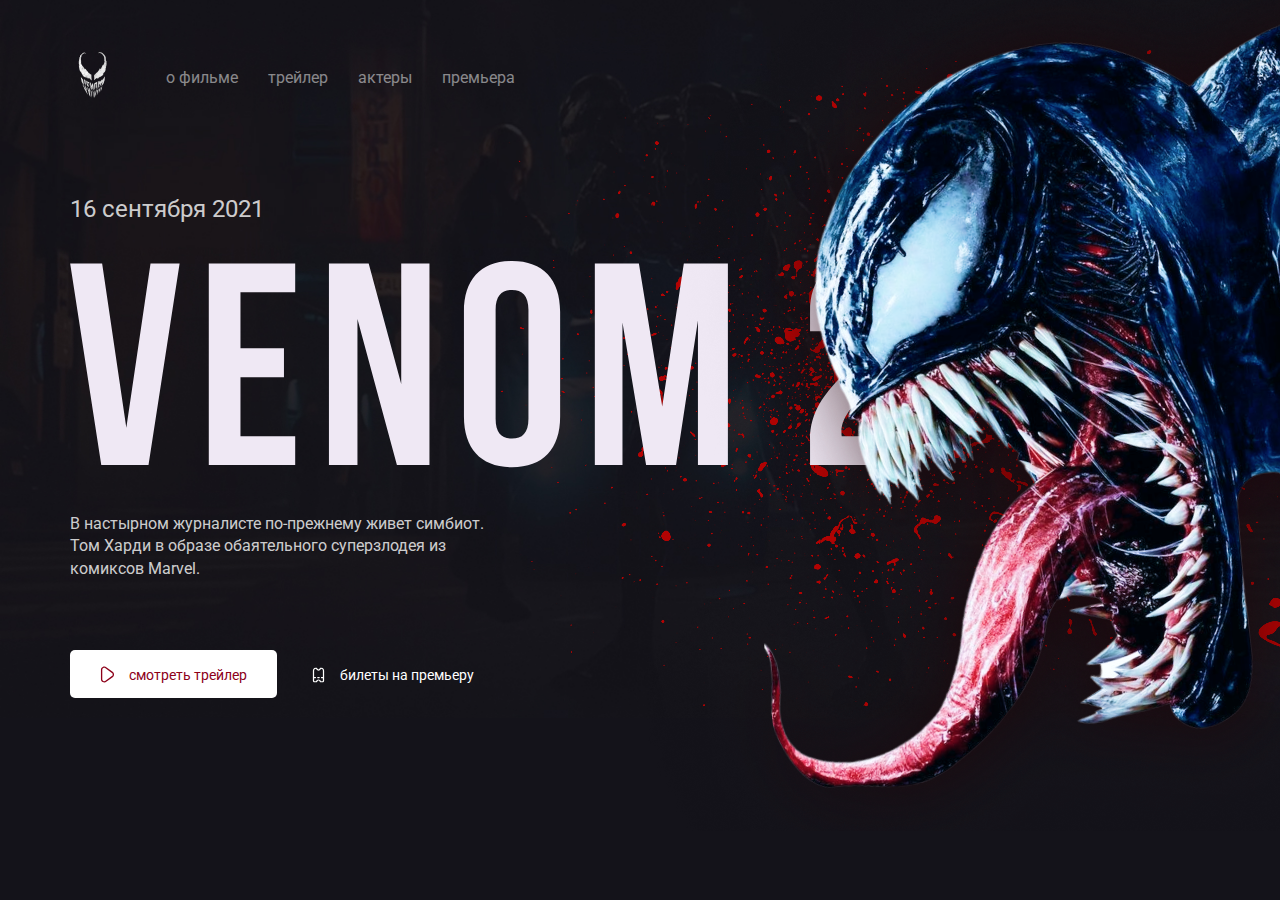
<file: index.html>
<!DOCTYPE html>
<html lang="ru">
  <head>
    <meta charset="UTF-8" />
    <meta http-equiv="X-UA-Compatible" content="IE=edge" />
    <meta name="viewport" content="width=device-width, initial-scale=1.0" />
    <title>Главная - Venom 2</title>
    <link rel="preconnect" href="https://fonts.gstatic.com" />
    <link
      href="https://fonts.googleapis.com/css2?family=Roboto:wght@400;700&display=swap"
      rel="stylesheet"
    />
    <link rel="stylesheet" href="css/normalize.css" />
    <link rel="stylesheet" href="css/style.css" />
  </head>
  <body class="blood">
    <div class="container">
      <header class="header">
        <a href="" class="logo-link">
          <img
            width="46"
            height="71"
            src="img/logo.png"
            alt="logo: Venom"
            class="logo-imge"
          />
        </a>
        <nav class="nav">
          <ul class="nav-menu">
            <li class="nav-menu-item">
              <a href="about.html" class="nav-menu-link">о фильме</a>
            </li>
            <li class="nav-menu-item">
              <a href="trailer.html" class="nav-menu-link">трейлер</a>
            </li>
            <li class="nav-menu-item">
              <a href="actors.html" class="nav-menu-link">актеры</a>
            </li>
            <li class="nav-menu-item">
              <a href="premier.html" class="nav-menu-link">премьера</a>
            </li>
          </ul>
        </nav>
      </header>
      <div class="film">
        <div class="film-text">
          <span class="film-date">16 сентября 2021</span>
          <img src="img/venom-2.svg" alt="logo: venom-2" class="film-logo" />
          <p class="film-description">
            В настырном журналисте по-прежнему живет симбиот. Том Харди в образе
            обаятельного суперзлодея из комиксов Marvel.
          </p>
        </div>
        <!-- /.film-text -->
        <div class="button-group">
          <button class="button button-primary">
            <img
              width="15"
              src="img/play.svg"
              alt="icon: play"
              class="button-icon"
            />
            <span class="button-text">смотреть трейлер</span>
          </button>
          <a href="trailer.html" class="button button-link">
            <img
              width="15"
              src="img/ticket.svg"
              alt="icon: ticket"
              class="button-icon"
            />
            <span class="button-text">билеты на премьеру</span>
          </a>
        </div>
        <!-- /.button-group -->
      </div>
      <!-- /.film -->
    </div>
    <!-- /.container -->
    <img src="img/venom.png" alt="photo: venom" class="venom" />
  </body>
</html>
</file>
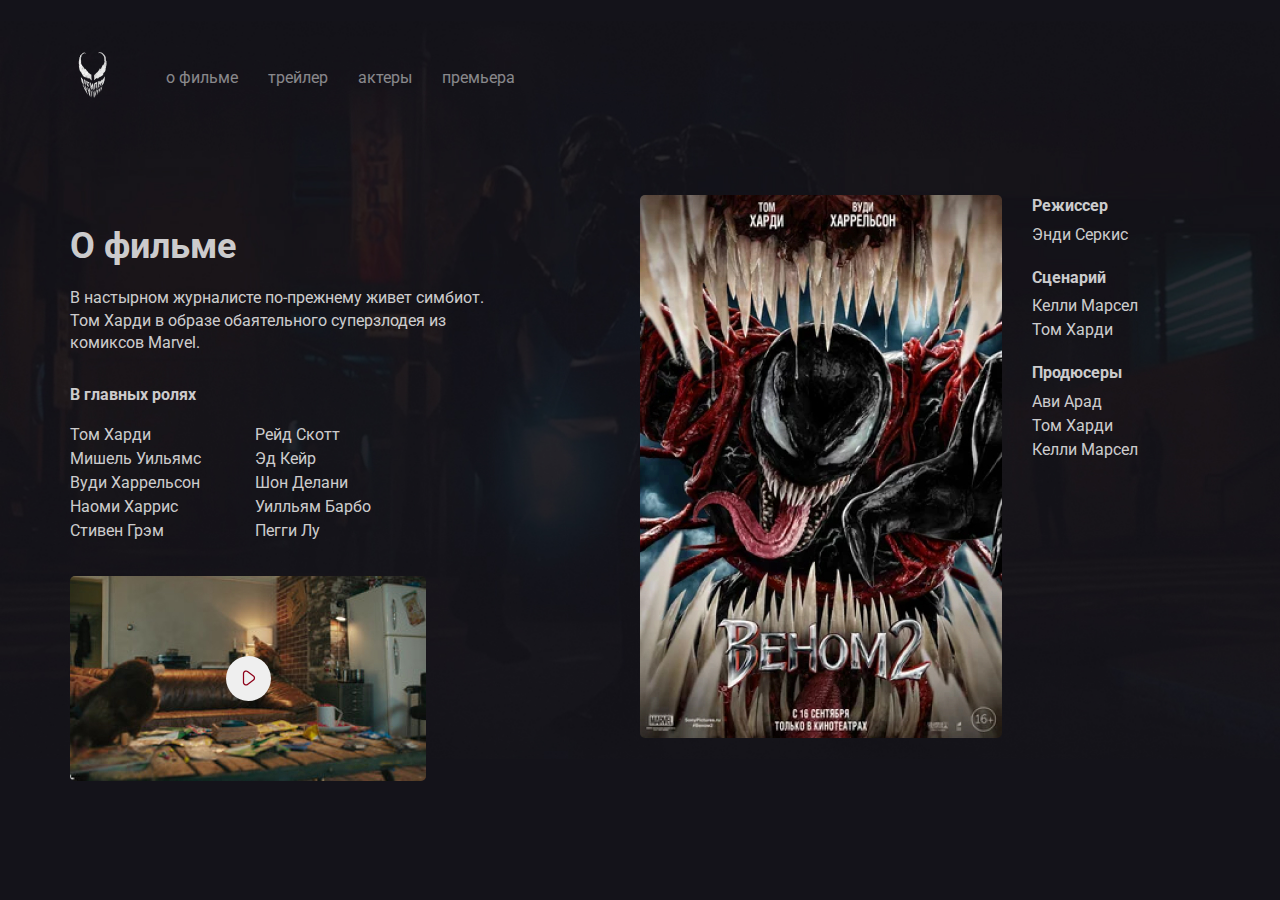
<file: about.html>
<!DOCTYPE html>
<html lang="ru">
  <head>
    <meta charset="UTF-8" />
    <meta http-equiv="X-UA-Compatible" content="IE=edge" />
    <meta name="viewport" content="width=device-width, initial-scale=1.0" />
    <title>О фильме - Venom 2</title>
    <link rel="preconnect" href="https://fonts.gstatic.com" />
    <link
      href="https://fonts.googleapis.com/css2?family=Roboto:wght@400;700&display=swap"
      rel="stylesheet"
    />
    <link rel="stylesheet" href="css/normalize.css" />
    <link rel="stylesheet" href="css/style.css" />
  </head>
  <body class="primary-bg">
    <div class="container">
      <header class="header">
        <a href="index.html" class="logo-link">
          <img
            width="46"
            height="71"
            src="img/logo.png"
            alt="logo: Venom"
            class="logo-imge"
          />
        </a>
        <nav class="nav">
          <ul class="nav-menu">
            <li class="nav-menu-item">
              <a href="about.html" class="nav-menu-link">о фильме</a>
            </li>
            <li class="nav-menu-item">
              <a href="trailer.html" class="nav-menu-link">трейлер</a>
            </li>
            <li class="nav-menu-item">
              <a href="actors.html" class="nav-menu-link">актеры</a>
            </li>
            <li class="nav-menu-item">
              <a href="premier.html" class="nav-menu-link">премьера</a>
            </li>
          </ul>
        </nav>
      </header>
      <div class="content">
        <div class="col">
          <h2 class="content-title">О фильме</h2>
          <p class="content-text">
            В настырном журналисте по-прежнему живет симбиот. Том Харди в образе
            обаятельного суперзлодея из комиксов Marvel.
          </p>
          <h3 class="content-subtitle">В главных ролях</h3>
          <ul class="list column-2">
            <li class="list-item"><a href="" class="actor">Том Харди</a></li>
            <li class="list-item">
              <a href="" class="actor">Мишель Уильямс</a>
            </li>
            <li class="list-item">
              <a href="" class="actor">Вуди Харрельсон </a>
            </li>
            <li class="list-item"><a href="" class="actor">Наоми Харрис</a></li>
            <li class="list-item"><a href="" class="actor">Стивен Грэм</a></li>
            <li class="list-item"><a href="" class="actor">Рейд Скотт</a></li>
            <li class="list-item"><a href="" class="actor">Эд Кейр</a></li>
            <li class="list-item"><a href="" class="actor">Шон Делани</a></li>
            <li class="list-item">
              <a href="" class="actor">Уилльям Барбо</a>
            </li>
            <li class="list-item"><a href="" class="actor">Пегги Лу</a></li>
          </ul>
          <div class="trailer">
            <button class="play">
              <img src="img/play.svg" alt="icon: play" class="play-icon" />
            </button>
          </div>
          <!-- /.trailer -->
        </div>
        <!-- /.col -->
        <div class="col">
          <div class="poster-wrapper">
            <img
              src="img/poster.jpg"
              alt="fhoto: poster venom 2"
              class="poster"
            />
            <div class="creators">
              <h3 class="content-subtitle">Режиссер</h3>
              <ul class="list">
                <li class="list-item">
                  <a href="" class="actor">Энди Серкис</a>
                </li>
              </ul>
              <h3 class="content-subtitle">Сценарий</h3>
              <ul class="list">
                <li class="list-item">
                  <a href="" class="actor">Келли Марсел</a>
                </li>
                <li class="list-item">
                  <a href="" class="actor">Том Харди</a>
                </li>
              </ul>
              <h3 class="content-subtitle">Продюсеры</h3>
              <ul class="list">
                <li class="list-item">
                  <a href="" class="actor">Ави Арад </a>
                </li>
                <li class="list-item">
                  <a href="" class="actor">Том Харди</a>
                </li>
                <li class="list-item">
                  <a href="" class="actor">Келли Марсел</a>
                </li>
              </ul>
            </div>
            <!-- /.creators -->
          </div>
        </div>
        <!-- /.col -->
      </div>
      <!-- /.content -->
    </div>
    <!-- /.container -->
  </body>
</html>
</file>
<file: css/style.css>
body {
  background-color: #14131a;
  color: white;
  font-family: "Roboto", sans-serif;
}

.container {
  max-width: 1140px;
  margin: auto;
}

.header {
  display: flex;
  align-items: center;
  padding-top: 40px;
  margin-bottom: 80px;
}

.logo-link {
  display: inline-block;
  margin-right: 50px;
}

.nav-menu {
  margin: 0;
  padding: 0;
  list-style: none;
  display: flex;
}

.nav-menu-item {
  margin-right: 30px;
}

.nav-menu-link {
  text-decoration: none;
  color: rgba(255, 255, 255, 0.5);
}

.film-date {
  display: block;
  font-size: 24px;
  line-height: 28px;
  margin-bottom: 38px;
  color: rgba(255, 255, 255, 0.8);
}

.film-description {
  margin-top: 40px;
  max-width: 423px;
  font-size: 16px;
  line-height: 140%;
  color: rgba(255, 255, 255, 0.8);
}

.button {
  padding: 15px 30px;
  border: none;
  border-radius: 5px;
  text-decoration: none;
  cursor: pointer;
}

.button-icon,
.button-text {
  display: inline-block;
  vertical-align: middle;
}

.button-text {
  font-size: 14px;
  line-height: 16px;
  margin-left: 10px;
}

.button-primary {
  color: #8d0019;
  background: white;
}

.button-link {
  color: white;
}

.button-group {
  margin-top: 70px;
}

.venom {
  position: absolute;
  top: 0;
  right: 0;
}

.blood {
  background: url(../img/blood.png) no-repeat top right,
    #14131a url(../img/backgraund.jpg) no-repeat center center / 100%;
}

.primary-bg {
  background: #14131a url(../img/backgraund.jpg) no-repeat center center / 100%;
}

.actor {
  text-decoration: none;
  font-size: 16px;
  line-height: 140%;
  color: rgba(255, 255, 255, 0.8);
}

.content {
  display: flex;
}

.col {
  flex-basis: 50%;
}

.content-title {
  font-weight: bold;
  font-size: 36px;
  line-height: 42px;
  color: rgba(255, 255, 255, 0.8);
  margin-bottom: 20px;
}

.content-text {
  font-size: 16px;
  line-height: 140%;
  color: rgba(255, 255, 255, 0.8);
  max-width: 423px;
  margin-bottom: 30px;
}

.content-subtitle {
  font-size: 16px;
  line-height: 140%;
  color: rgba(255, 255, 255, 0.8);
  margin-bottom: 15px;
  margin-top: 0px;
}

.list {
  list-style-type: none;
  padding: 0;
}

.list-item {
  line-height: 1.5;
}

.column-2 {
  -webkit-column-count: 2;
  -moz-column-count: 2;
  column-count: 2;
  -webkit-column-gap: 20px;
  -moz-column-gap: 20px;
  column-gap: 20px;
  max-width: 350px;
}

.content .trailer {
  width: 356px;
  height: 205px;
  background: url(..//img/trailer-cover.jpg) no-repeat center / contain;
  border-radius: 5px;
  display: flex;
  align-items: center;
  justify-content: center;
  margin-top: 33px;
}

.trailer .play {
  width: 45px;
  height: 45px;
  border-radius: 50%;
  border: none;
  cursor: pointer;
}

.trailer .play-icon {
  transform: translate(1px, 2px);
}

.poster-wrapper {
  display: flex;
  align-items: start;
}

.poster {
  width: 362px;
  height: 543px;
  border-radius: 5px;
  margin-right: 30px;
}

.poster-wrapper .content-subtitle {
  margin-bottom: 5px;
}

.poster-wrapper .list {
  margin: 0;
  margin-bottom: 20px;
}
</file>
